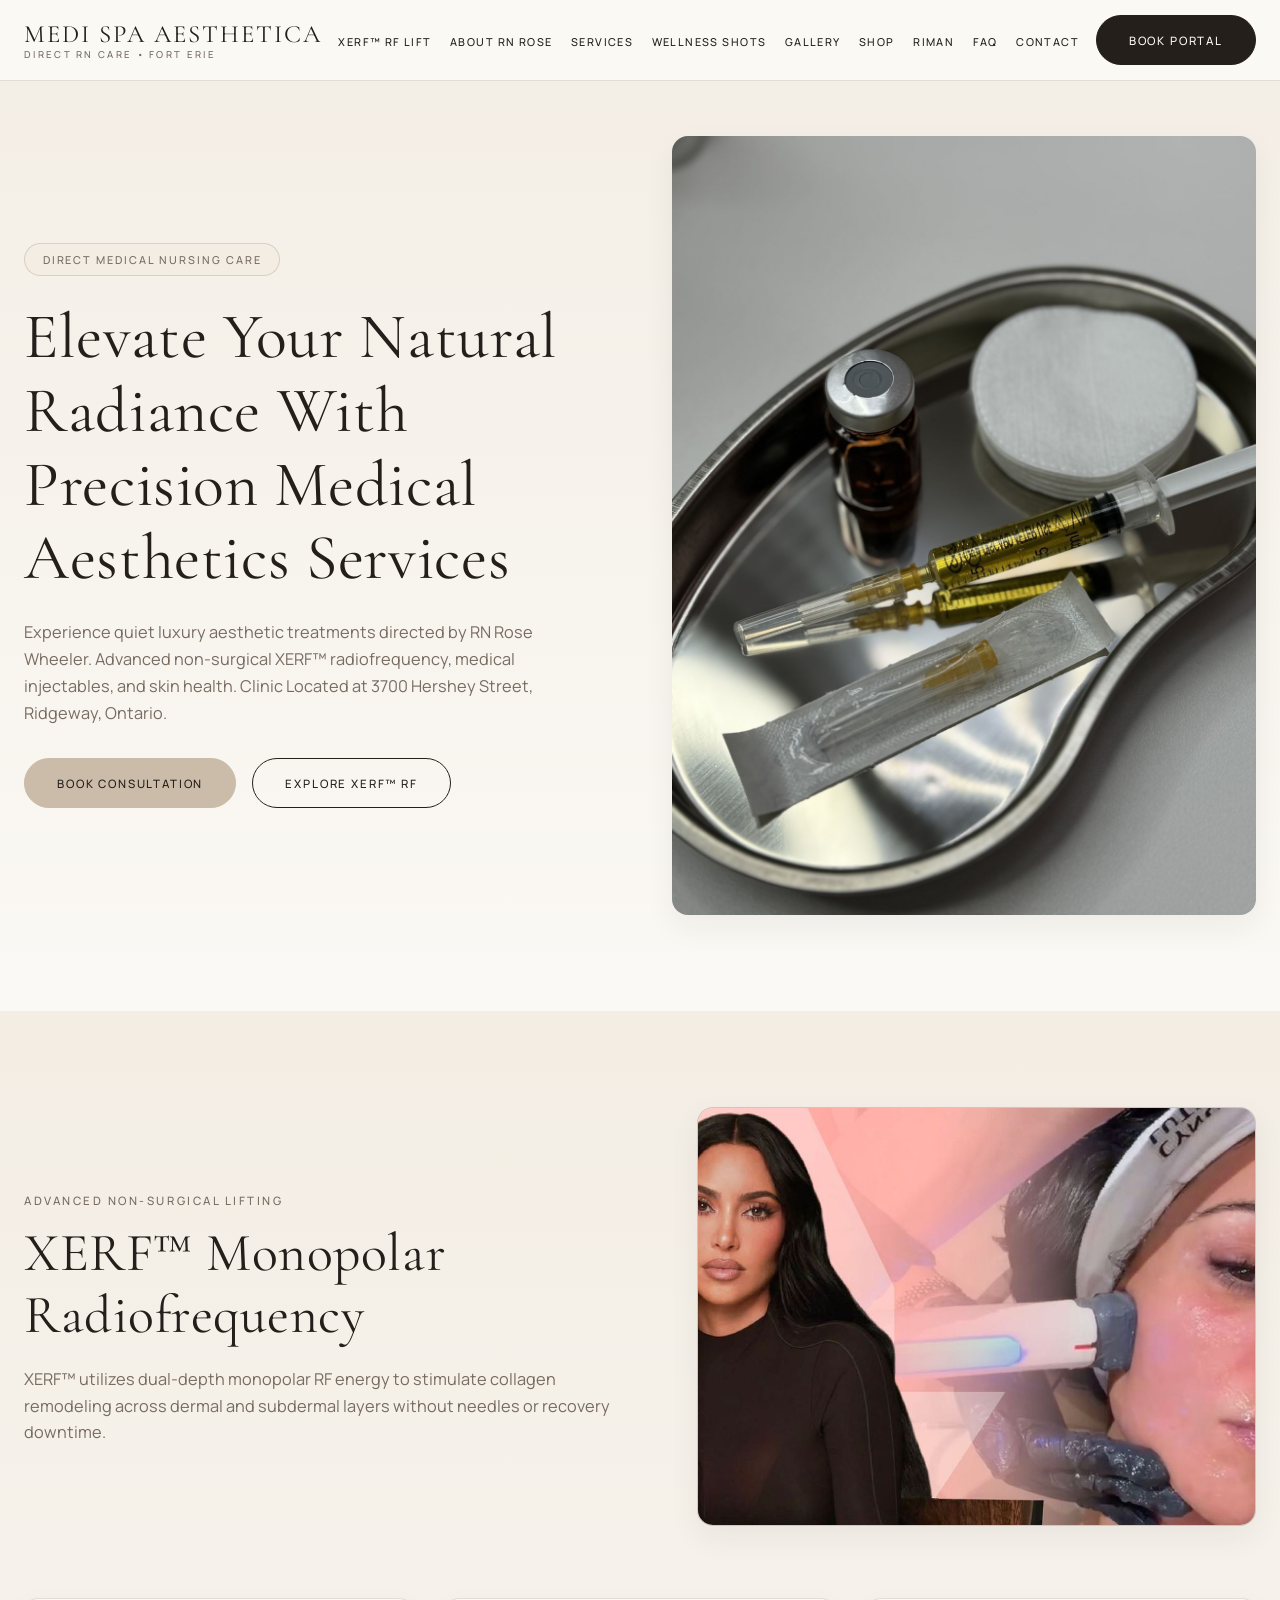
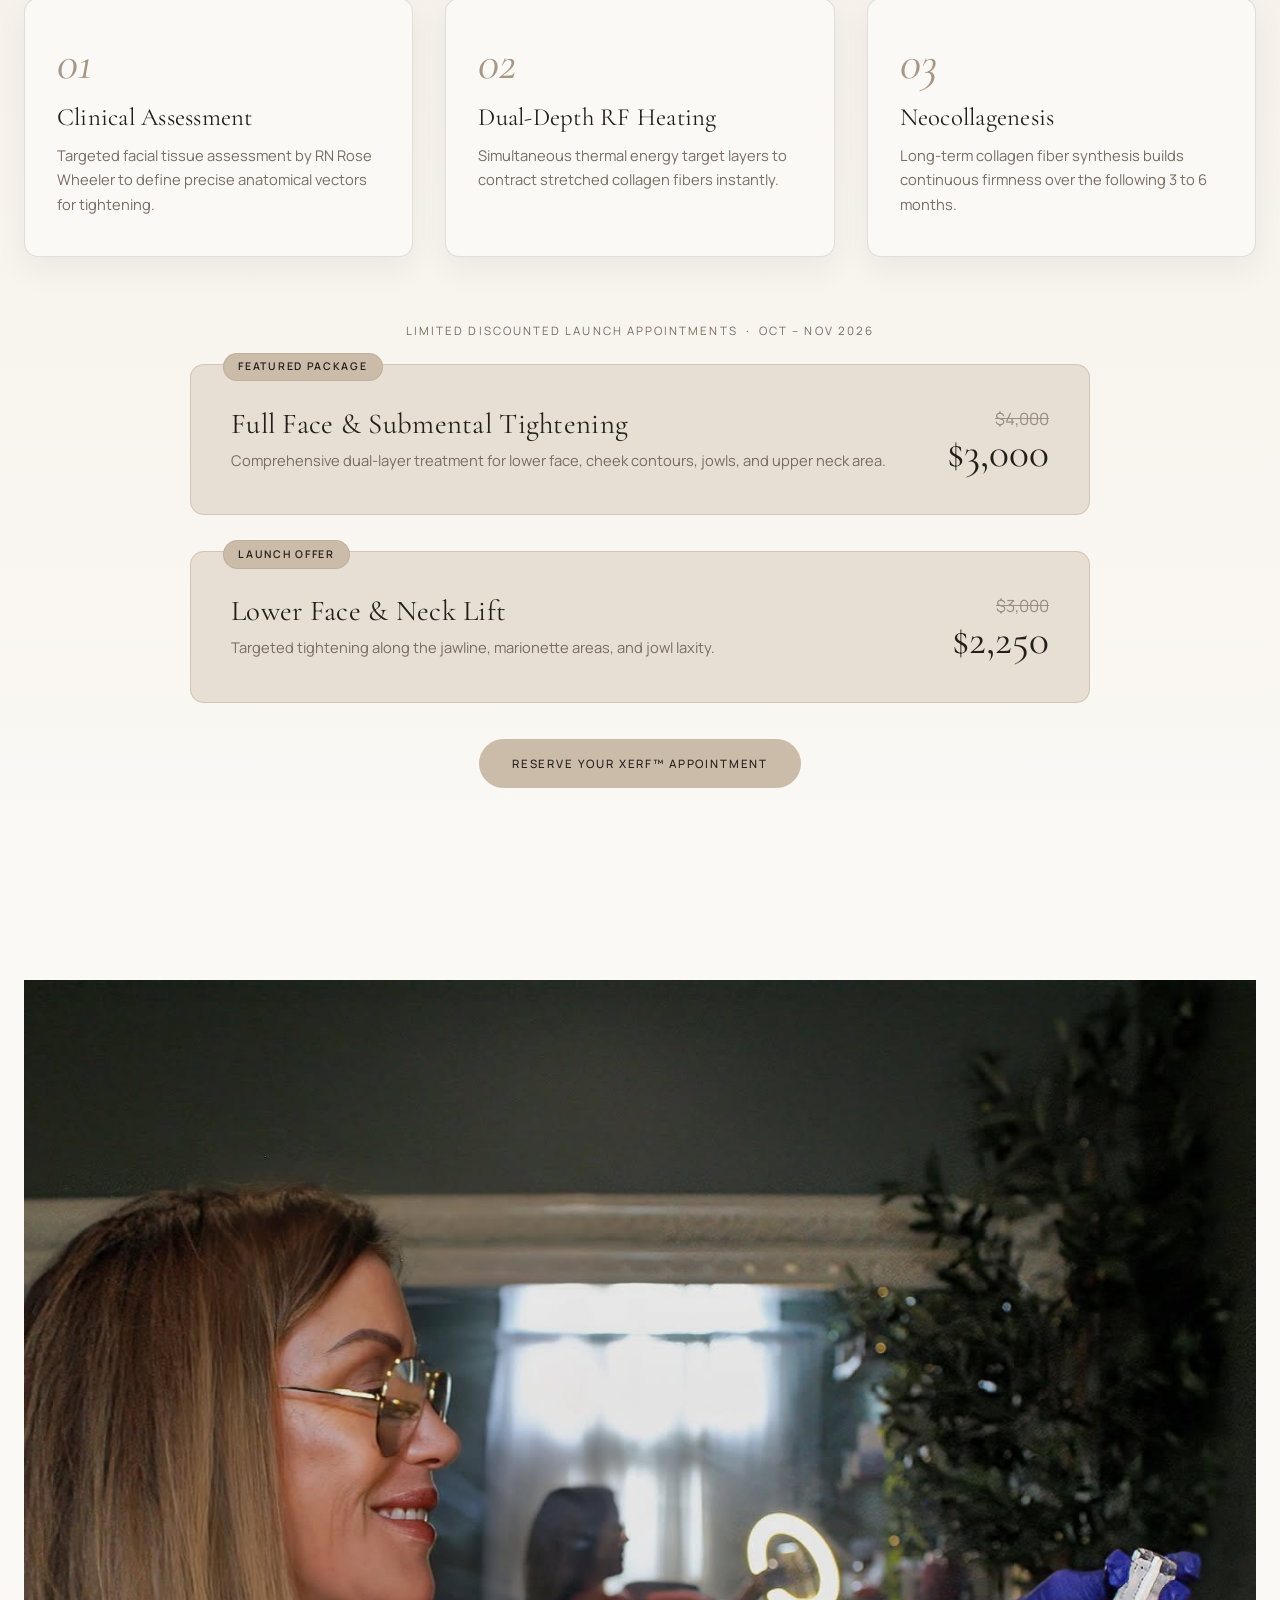
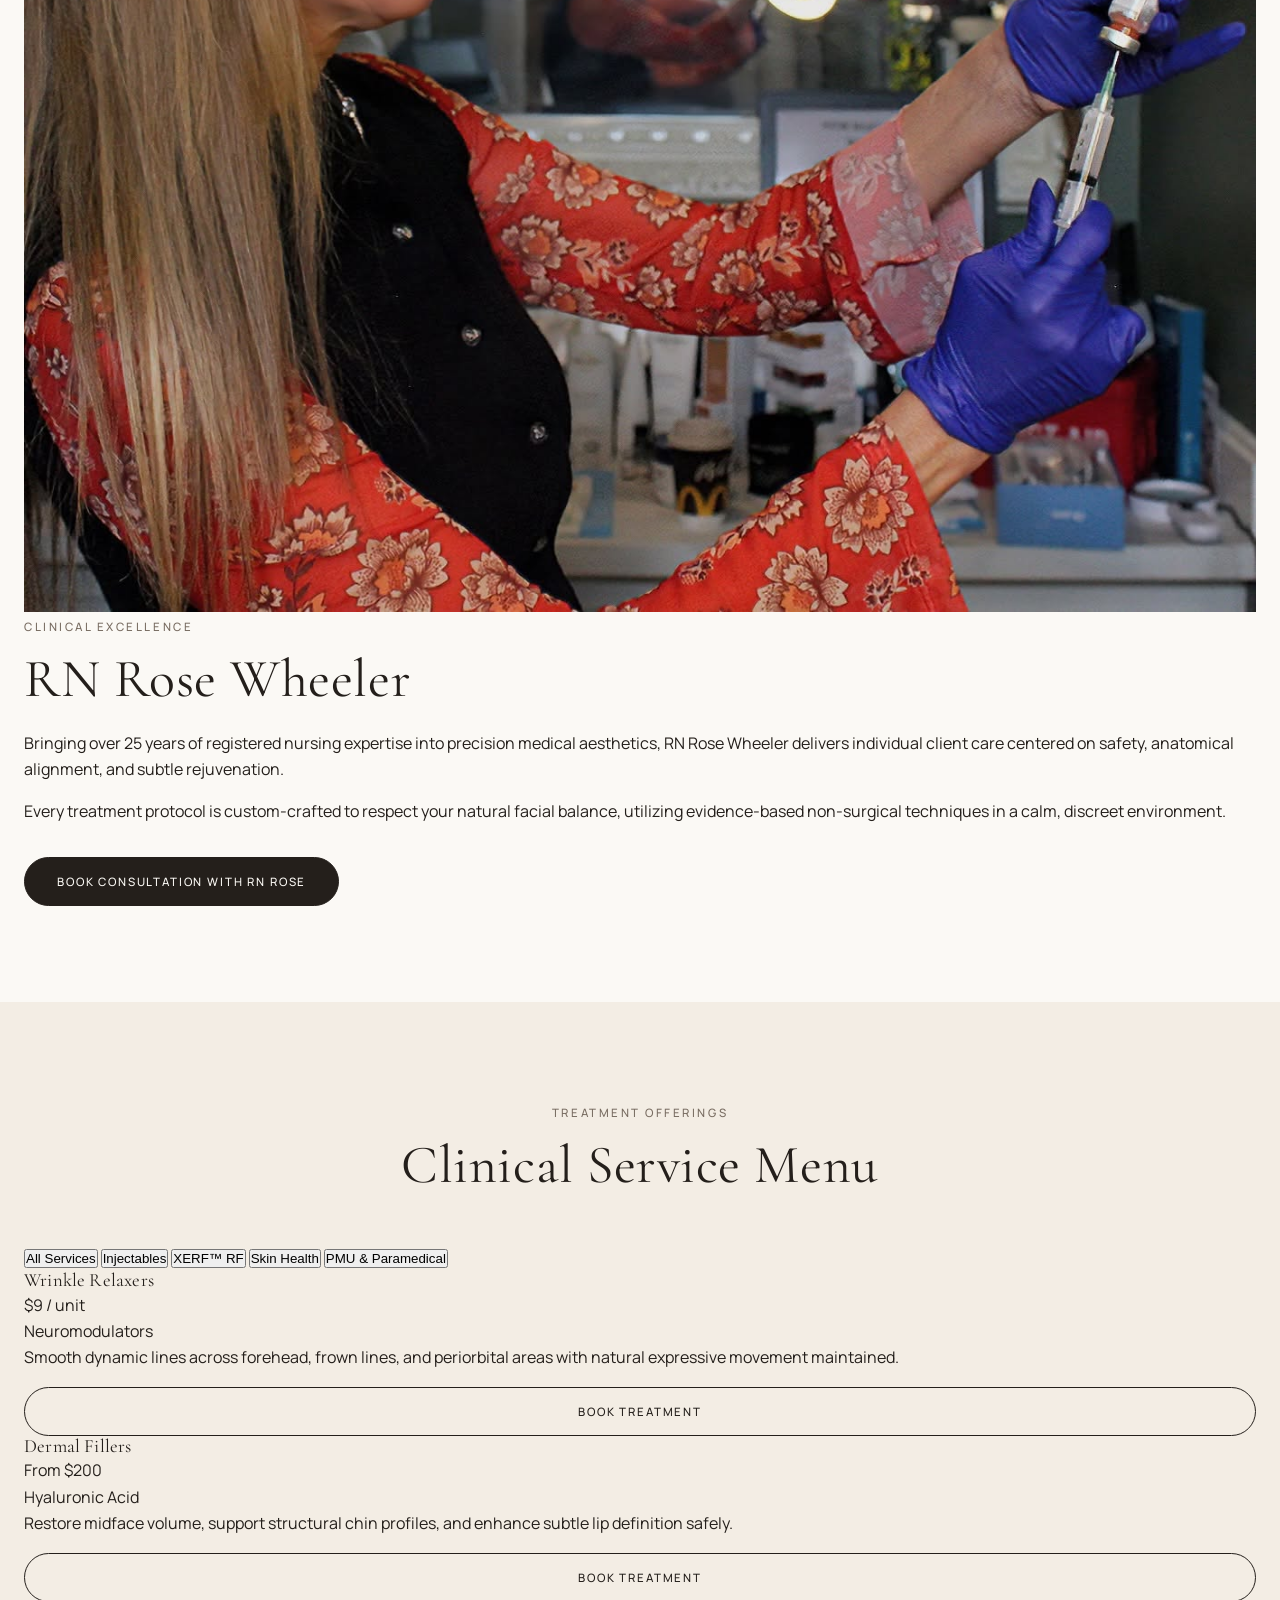
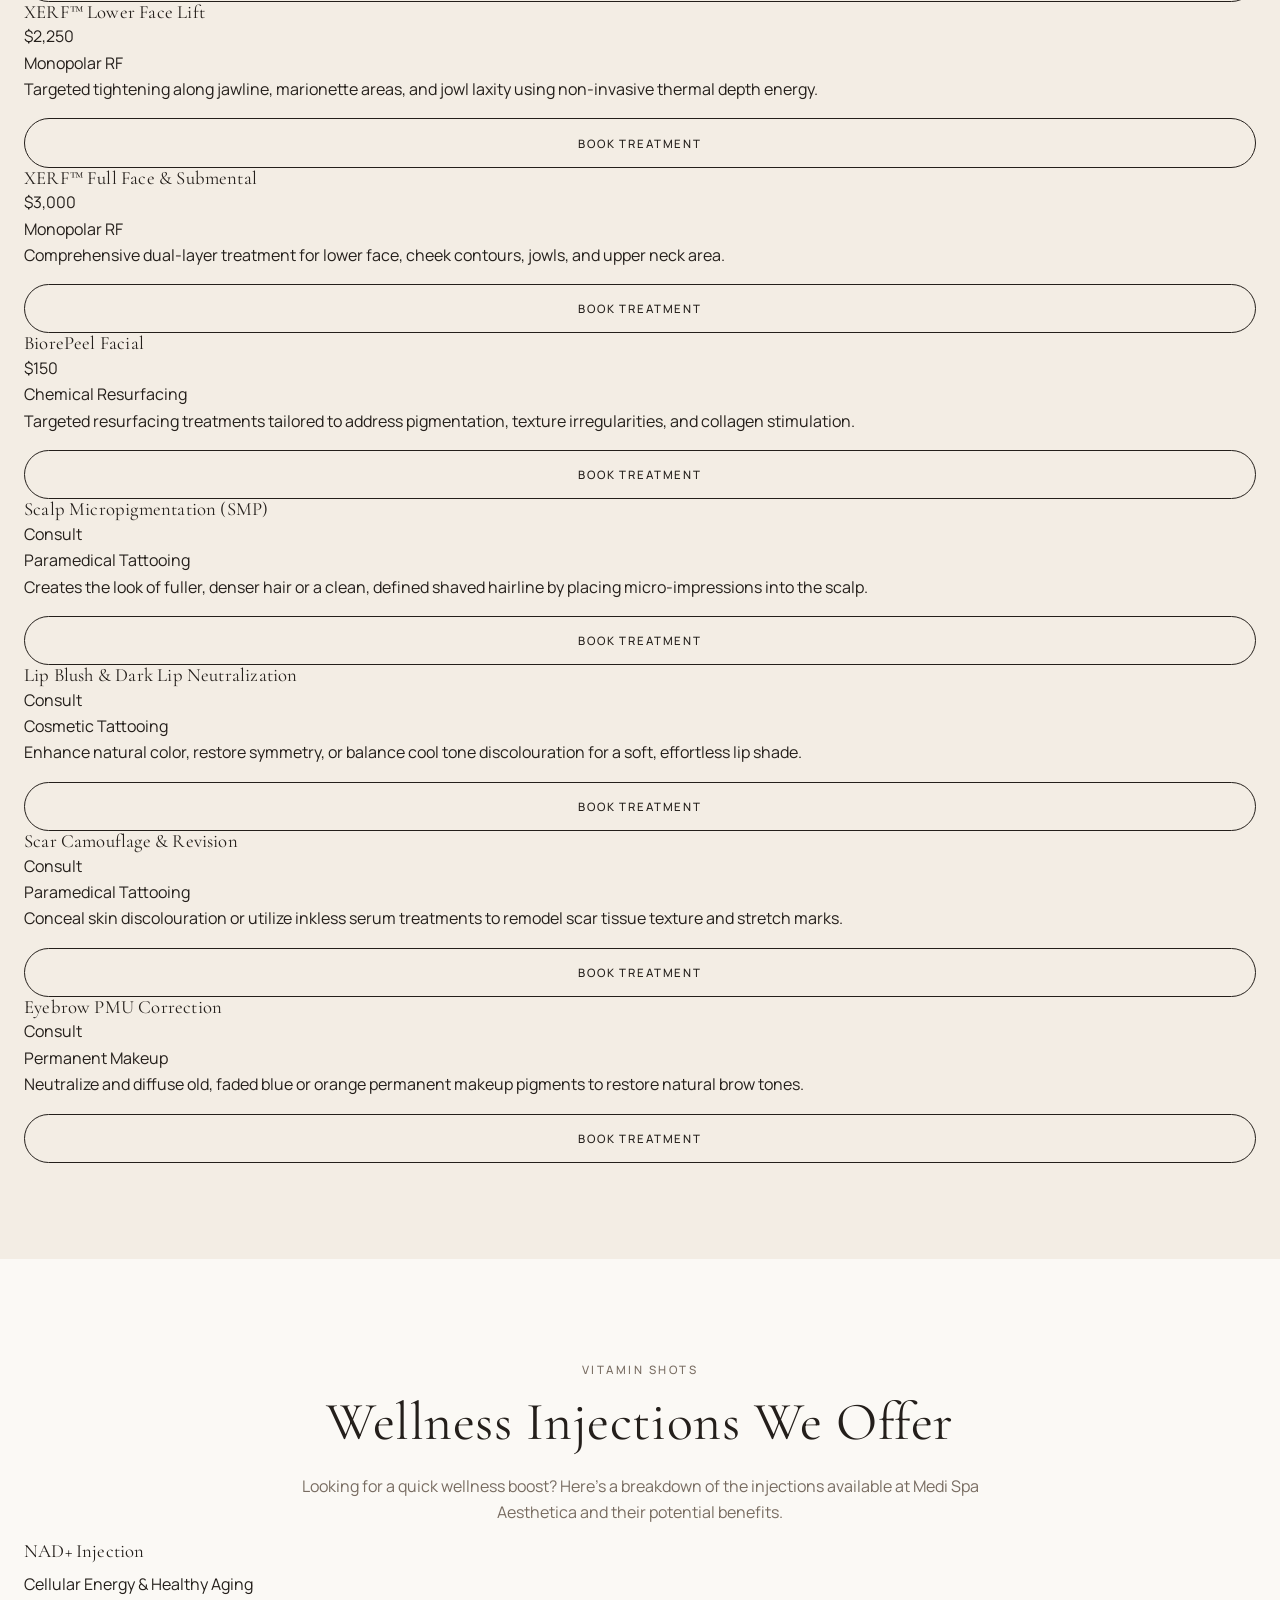
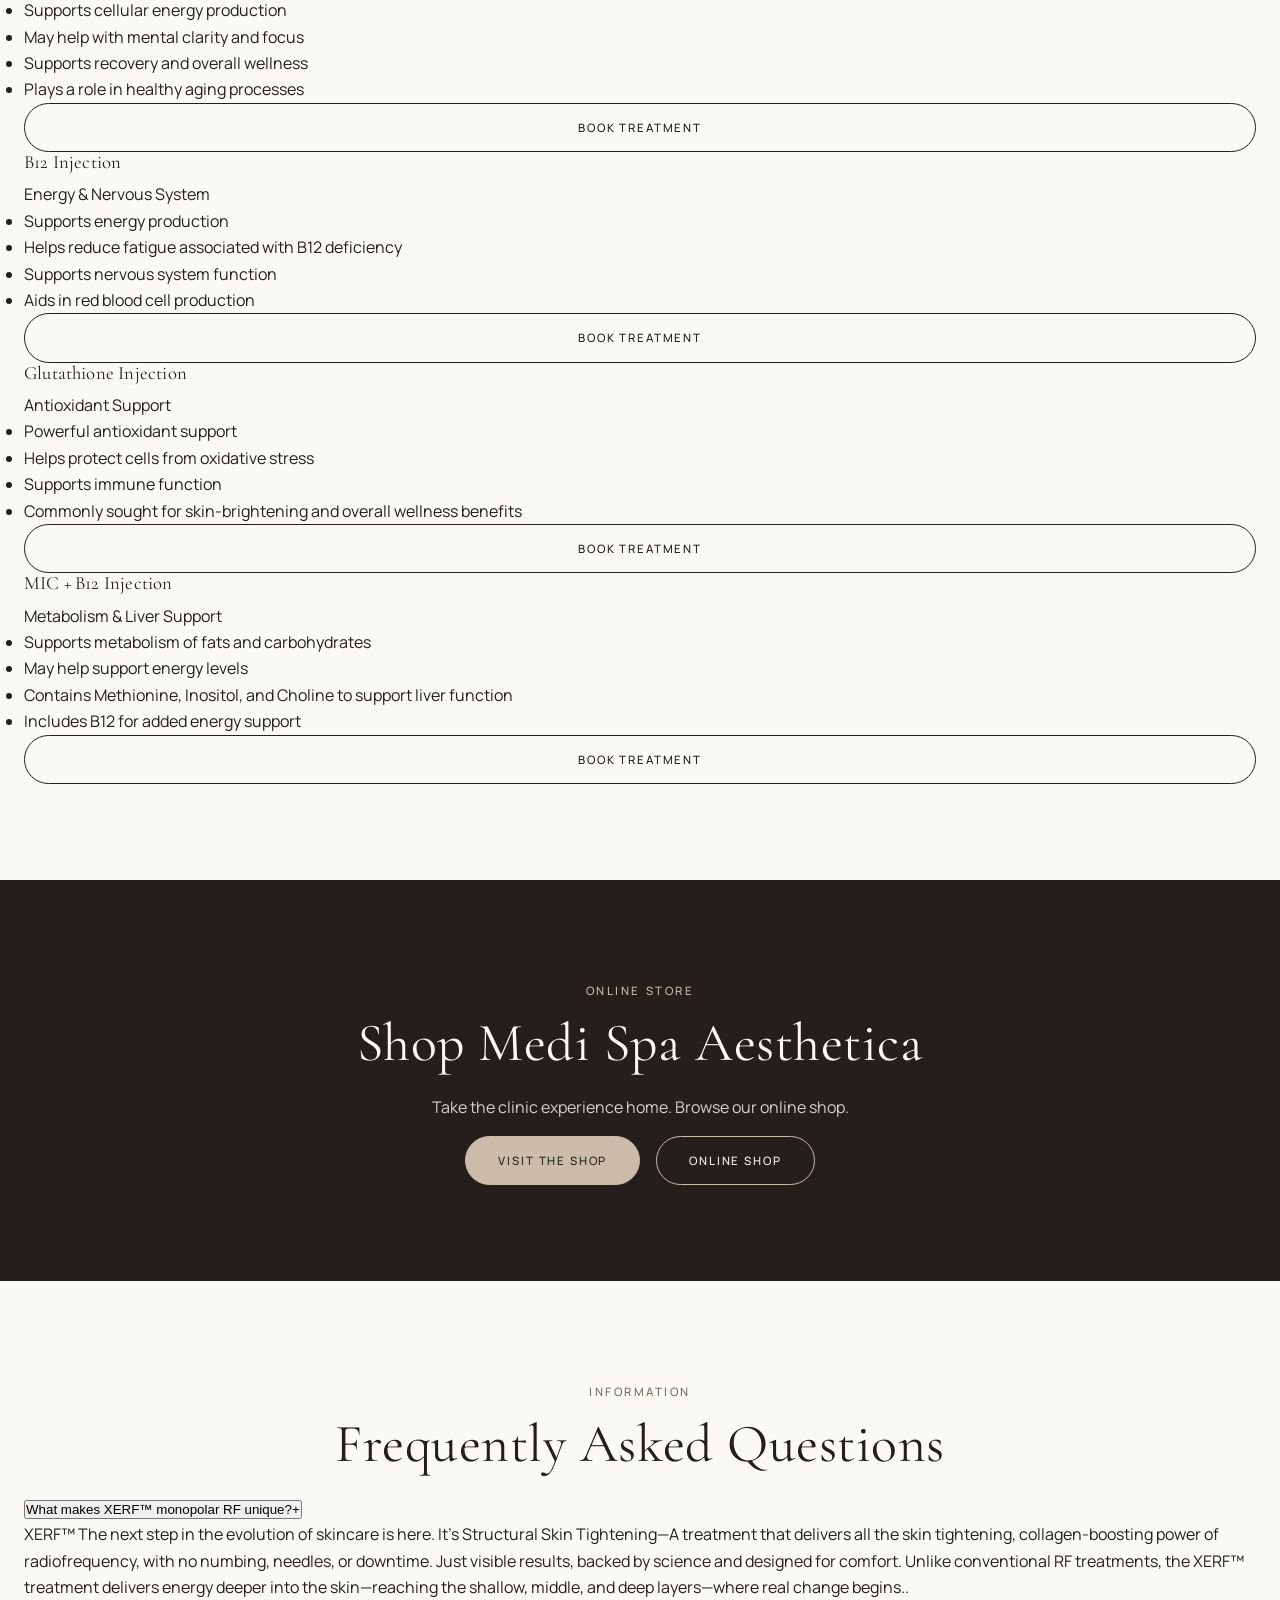
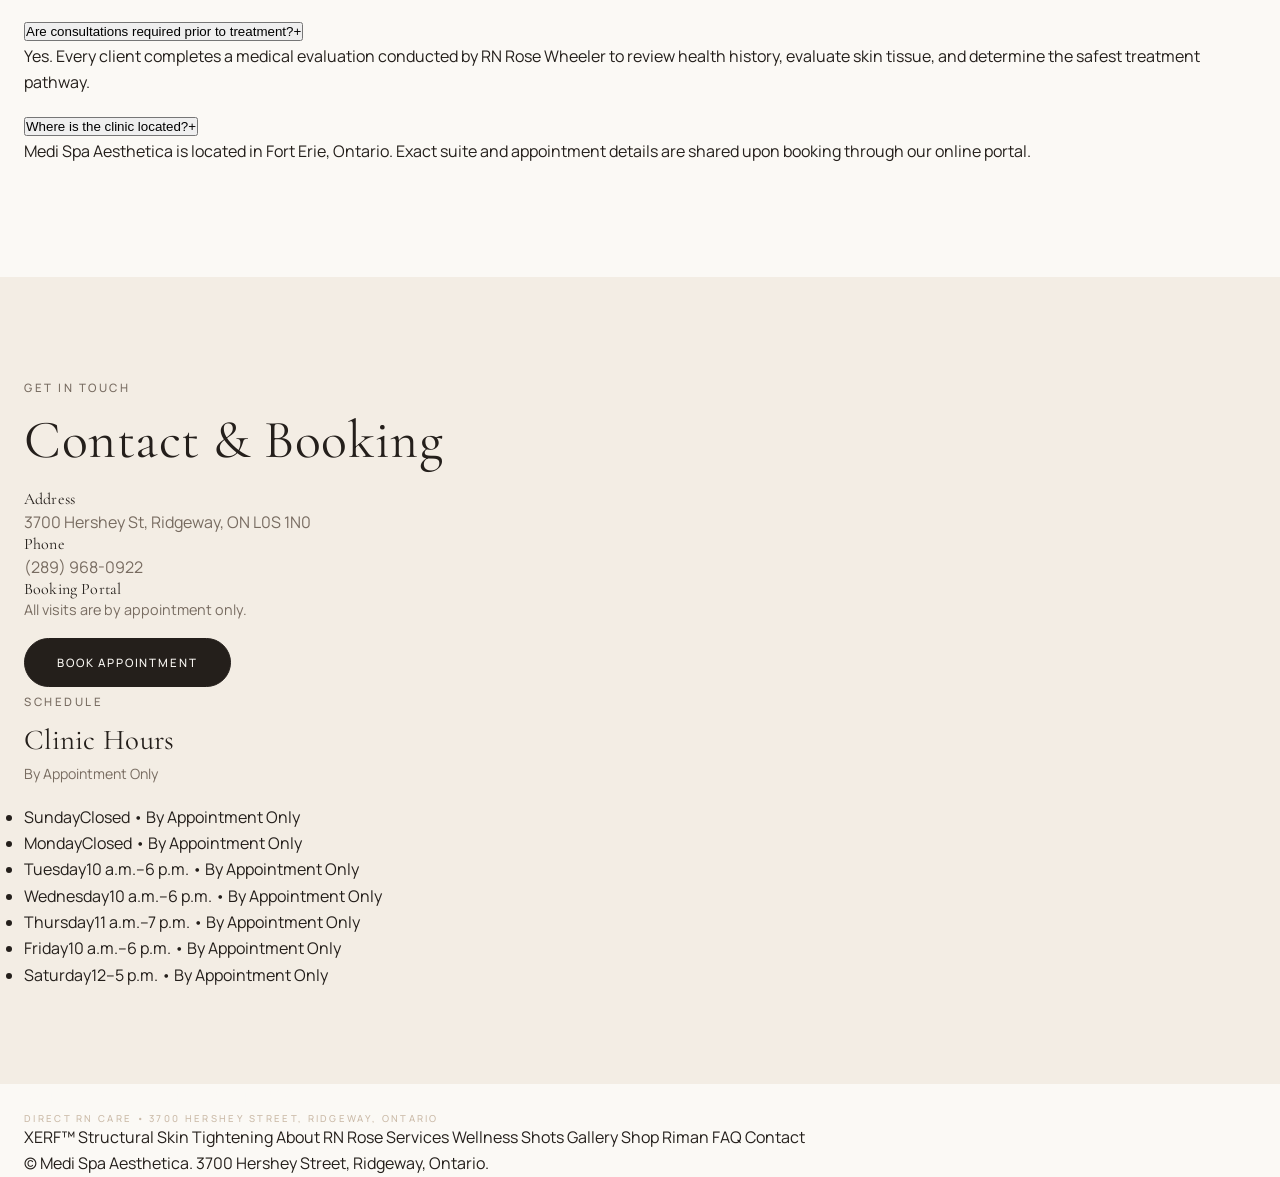
<file: index.html>
<!DOCTYPE html>
<html lang="en">
<head>
	<meta charset="UTF-8">
	<meta name="viewport" content="width=device-width, initial-scale=1.0">
	<title>Medi Spa Aesthetica | Medical &amp; Clinical Aesthetics | 3700 Hershey Street, Ridgeway, Ontario</title>
	<meta name="description" content="Direct medical care by RN Rose Wheeler. Premier non-surgical XERF monopolar RF skin tightening, dermal fillers, neuromodulators, microneedling, and cellular wellness in Fort Erie, Ontario.">
	<link rel="preconnect" href="https://fonts.googleapis.com">
	<link rel="preconnect" href="https://fonts.gstatic.com" crossorigin>
	<link href="https://fonts.googleapis.com/css2?family=Cormorant+Garamond:ital,wght@0,300;0,400;0,500;0,600;1,300;1,400&family=Manrope:wght@300;400;500;600&display=swap" rel="stylesheet">
	<style>
		:root {
			--ivory: #fbf9f5;
			--travertine: #f3ede4;
			--sand: #e7dfd3;
			--taupe-pill: #cbbba9;
			--taupe-mid: #a89684;
			--taupe-text: #786c61;
			--espresso: #241f1b;
			--espresso-soft: #3d352e;
			--border-light: rgba(36, 31, 27, 0.12);
			--border-taupe: rgba(168, 150, 132, 0.35);
			--shadow-soft: 0 12px 32px rgba(36, 31, 27, 0.06);
			--transition-smooth: all 0.35s cubic-bezier(0.25, 0.8, 0.25, 1);
			--font-serif: 'Cormorant Garamond', Georgia, serif;
			--font-sans: 'Manrope', -apple-system, BlinkMacSystemFont, sans-serif;
			--header-h: 80px;
		}
		*, *::before, *::after { box-sizing: border-box; margin: 0; padding: 0; }
		html { scroll-behavior: smooth; font-size: 16px; scroll-padding-top: var(--header-h); }
		body { font-family: var(--font-sans); background-color: var(--ivory); color: var(--espresso); line-height: 1.65; -webkit-font-smoothing: antialiased; overflow-x: hidden; }
		h1,h2,h3,h4,h5,h6 { font-family: var(--font-serif); font-weight: 400; letter-spacing: 0.01em; line-height: 1.15; color: var(--espresso); }
		p { margin-bottom: 1rem; }
		a { color: inherit; text-decoration: none; transition: var(--transition-smooth); }
		img { max-width: 100%; height: auto; display: block; }
		.container { width: 100%; max-width: 1280px; margin: 0 auto; padding: 0 1.5rem; }
		.section-padding { padding: 6rem 0; }
		.text-center { text-align: center; } .text-left { text-align: left; } .text-right { text-align: right; }
		.section-subtitle { display: inline-block; font-family: var(--font-sans); font-size: 0.72rem; font-weight: 500; text-transform: uppercase; letter-spacing: 0.22em; color: var(--taupe-text); margin-bottom: 0.75rem; }
		.section-title { font-size: clamp(2.3rem, 4.2vw, 3.4rem); color: var(--espresso); margin-bottom: 1.25rem; }

		/* EDITORIAL BUTTONS MATCHING REFERENCE SCREENSHOTS */
		.btn { display: inline-flex; align-items: center; justify-content: center; padding: 0.88rem 2rem; font-family: var(--font-sans); font-size: 0.72rem; font-weight: 500; text-transform: uppercase; letter-spacing: 0.16em; border: 1px solid transparent; cursor: pointer; transition: var(--transition-smooth); border-radius: 999px; }
		.btn-primary { background-color: var(--espresso); color: var(--ivory); border-color: var(--espresso); }
		.btn-primary:hover { background-color: var(--espresso-soft); border-color: var(--espresso-soft); }
		.btn-gold { background-color: var(--taupe-pill); color: var(--espresso); border-color: var(--taupe-pill); }
		.btn-gold:hover { background-color: var(--taupe-mid); border-color: var(--taupe-mid); color: var(--ivory); }
		.btn-outline { background-color: transparent; color: var(--espresso); border-color: var(--espresso); }
		.btn-outline:hover { background-color: var(--espresso); color: var(--ivory); }

		/* HEADER & NAV */
		header { position: fixed; top: 0; left: 0; width: 100%; z-index: 1000; background-color: rgba(251, 249, 245, 0.96); backdrop-filter: blur(10px); border-bottom: 1px solid var(--border-light); }
		.header-container { display: flex; align-items: center; justify-content: space-between; gap: 1rem; height: var(--header-h); }
		.logo-text { font-family: var(--font-serif); font-size: 1.55rem; font-weight: 400; letter-spacing: 0.08em; color: var(--espresso); display: flex; flex-direction: column; white-space: nowrap; line-height: 1.15; }
		.logo-text span { font-family: var(--font-sans); font-size: 0.6rem; font-weight: 500; letter-spacing: 0.24em; color: var(--taupe-text); text-transform: uppercase; }
		nav ul { display: flex; list-style: none; gap: 1.15rem; align-items: center; }
		nav a { font-size: 0.68rem; font-weight: 500; text-transform: uppercase; letter-spacing: 0.13em; color: var(--espresso); white-space: nowrap; }
		nav a:hover, nav a.active { color: var(--taupe-text); }
		.nav-book { display: none; }
		.hamburger-btn { display: none; flex-direction: column; justify-content: space-between; width: 44px; height: 44px; padding: 13px 8px; background: none; border: none; cursor: pointer; flex-shrink: 0; }
		.hamburger-btn span { width: 100%; height: 1.5px; background-color: var(--espresso); transition: var(--transition-smooth); }
		.hamburger-btn.open span:nth-child(1) { transform: translateY(8px) rotate(45deg); }
		.hamburger-btn.open span:nth-child(2) { opacity: 0; }
		.hamburger-btn.open span:nth-child(3) { transform: translateY(-8px) rotate(-45deg); }

		/* HERO */
		.hero { padding-top: 136px; padding-bottom: 6rem; background: linear-gradient(180deg, var(--travertine) 0%, var(--ivory) 100%); position: relative; }
		.hero-grid { display: grid; grid-template-columns: 1fr 1fr; gap: 4rem; align-items: center; }
		.hero-badge { display: inline-block; padding: 0.42rem 1.1rem; background-color: var(--travertine); border: 1px solid var(--border-taupe); border-radius: 999px; font-size: 0.68rem; font-weight: 500; letter-spacing: 0.18em; color: var(--taupe-text); text-transform: uppercase; margin-bottom: 1.5rem; }
		.hero-title { font-size: clamp(2.6rem, 5vw, 4.35rem); margin-bottom: 1.5rem; color: var(--espresso); }
		.hero-desc { font-size: 1.02rem; color: var(--taupe-text); margin-bottom: 2rem; max-width: 540px; }
		.hero-actions { display: flex; gap: 1rem; flex-wrap: wrap; }
		.hero-img { width: 100%; border-radius: 16px; box-shadow: var(--shadow-soft); }

		/* XERF (WARM TRAVERTINE & SAND EDITORIAL) */
		.xerf-section { background: linear-gradient(180deg, var(--travertine) 0%, var(--ivory) 100%); color: var(--espresso); }
		.xerf-split-top { display: grid; grid-template-columns: 1.05fr 0.95fr; gap: 3.5rem; align-items: center; margin-bottom: 4.5rem; }
		.xerf-visual-frame { overflow: hidden; border-radius: 16px; background-color: var(--sand); border: 1px solid var(--border-light); box-shadow: var(--shadow-soft); aspect-ratio: 4 / 3; }
		.xerf-visual-frame img { width: 100%; height: 100%; object-fit: cover; transition: transform 0.8s var(--transition-smooth); }
		.xerf-visual-frame:hover img { transform: scale(1.03); }
		.xerf-steps-grid { display: grid; grid-template-columns: repeat(auto-fit, minmax(280px, 1fr)); gap: 2rem; margin-bottom: 4rem; }
		.xerf-step-card { background-color: var(--ivory); padding: 2.5rem 2rem; border: 1px solid var(--border-light); border-radius: 14px; position: relative; box-shadow: var(--shadow-soft); }
		.xerf-step-num { font-family: var(--font-serif); font-size: 3rem; font-style: italic; color: var(--taupe-mid); line-height: 1; margin-bottom: 1rem; }
		.xerf-step-title { font-size: 1.55rem; margin-bottom: 0.75rem; color: var(--espresso); }
		.xerf-promo-card { background-color: var(--sand); border: 1px solid var(--border-taupe); border-radius: 14px; padding: 2.5rem; margin-bottom: 2.25rem; display: flex; align-items: center; justify-content: space-between; gap: 2rem; position: relative; }
		.xerf-badge { position: absolute; top: -12px; left: 2rem; background-color: var(--taupe-pill); color: var(--espresso); font-size: 0.66rem; font-weight: 600; text-transform: uppercase; letter-spacing: 0.16em; padding: 0.28rem 0.9rem; border-radius: 999px; border: 1px solid var(--border-taupe); }
		.xerf-price-was { font-size: 1.05rem; text-decoration: line-through; color: var(--taupe-text); opacity: 0.7; text-align: right; }
		.xerf-price-value { font-family: var(--font-serif); font-size: 2.6rem; color: var(--espresso); line-height: 1; }
		.xerf-note { text-align: center; font-size: 0.72rem; letter-spacing: 0.18em; text-transform: uppercase; color: var(--taupe-text); margin-bottom: 1.5rem; }

		@media (max-width: 992px) {
			.xerf-split-top { grid-template-columns: 1fr; gap: 2.5rem; }

		/* ABOUT & SERVICES */
		.about-grid { display: grid; grid-template-columns: 1fr 1fr; gap: 4rem; align-items: center; }
		.about-img { width: 100%; border-radius: 16px; box-shadow: var(--shadow-soft); }
		.menu-tabs { display: flex; justify-content: center; gap: 0.75rem; margin-bottom: 3rem; flex-wrap: wrap; }
		.tab-btn { padding: 0.7rem 1.45rem; background: var(--ivory); border: 1px solid var(--border-taupe); border-radius: 999px; font-family: var(--font-sans); font-size: 0.72rem; font-weight: 500; text-transform: uppercase; letter-spacing: 0.14em; color: var(--espresso); cursor: pointer; transition: var(--transition-smooth); }
		.tab-btn.active, .tab-btn:hover { background-color: var(--espresso); color: var(--ivory); border-color: var(--espresso); }
		.services-grid { display: grid; grid-template-columns: repeat(auto-fill, minmax(min(350px,100%), 1fr)); gap: 2rem; }
		.service-card { background-color: var(--ivory); border: 1px solid var(--border-light); border-radius: 12px; padding: 2rem; display: flex; flex-direction: column; justify-content: space-between; transition: var(--transition-smooth); }
		.service-card:hover { box-shadow: var(--shadow-soft); border-color: var(--taupe-pill); }
		.service-header { display: flex; justify-content: space-between; align-items: flex-start; gap: 1rem; margin-bottom: 0.75rem; }
		.service-title { font-size: 1.55rem; color: var(--espresso); }
		.service-price { font-family: var(--font-serif); font-size: 1.45rem; color: var(--taupe-text); font-weight: 500; white-space: nowrap; }
		.service-meta { font-size: 0.7rem; text-transform: uppercase; letter-spacing: 0.14em; color: var(--taupe-text); margin-bottom: 1rem; }
		.service-description { font-size: 0.92rem; color: var(--taupe-text); margin-bottom: 1.5rem; }

		/* WELLNESS, SHOP & FAQ */
		.wellness-grid { display: grid; grid-template-columns: repeat(auto-fit, minmax(min(300px,100%), 1fr)); gap: 2rem; margin-top: 3rem; }
		.wellness-card { background-color: var(--travertine); border: 1px solid var(--border-light); border-radius: 12px; padding: 2rem; display: flex; flex-direction: column; justify-content: space-between; }
		.wellness-benefits { list-style: none; margin: 1rem 0 1.5rem 0; }
		.wellness-benefits li { font-size: 0.88rem; color: var(--taupe-text); margin-bottom: 0.5rem; position: relative; padding-left: 1.25rem; }
		.wellness-benefits li::before { content: "—"; position: absolute; left: 0; color: var(--taupe-mid); }
		.faq-accordion { max-width: 800px; margin: 3rem auto 0 auto; }
		.faq-item { border-bottom: 1px solid var(--border-light); }
		.faq-question { width: 100%; padding: 1.5rem 0; background: none; border: none; text-align: left; font-family: var(--font-serif); font-size: 1.45rem; color: var(--espresso); cursor: pointer; display: flex; justify-content: space-between; align-items: center; gap: 1rem; }
		.faq-answer { max-height: 0; overflow: hidden; transition: max-height 0.35s cubic-bezier(0,1,0,1); }
		.faq-item.active .faq-answer { max-height: 1000px; padding-bottom: 1.5rem; transition: max-height 0.5s ease-in-out; }
		.faq-answer p { font-size: 0.95rem; color: var(--taupe-text); }
		.shop-hero { padding-top: 150px; padding-bottom: 5rem; background: linear-gradient(135deg, var(--travertine) 0%, var(--sand) 100%); text-align: center; }
		.shop-hero p { max-width: 620px; margin: 0 auto 2rem auto; color: var(--taupe-text); font-size: 1.1rem; }

		/* CONTACT & FOOTER */
		.contact-grid { display: grid; grid-template-columns: 1fr 1fr; gap: 4rem; }
		.info-group { margin-bottom: 2rem; }
		.info-group h4 { font-size: 1.3rem; margin-bottom: 0.5rem; }
		.hours-list { list-style: none; }
		.hours-list li { display: flex; justify-content: space-between; gap: 1rem; padding: 0.4rem 0; border-bottom: 1px dashed var(--border-light); font-size: 0.85rem; }
		footer { background-color: var(--espresso); color: var(--ivory); padding: 4rem 0 2rem 0; border-top: 1px solid rgba(203, 187, 169, 0.25); }
		.footer-wrapper { display: flex; justify-content: space-between; align-items: center; flex-wrap: wrap; gap: 2rem; border-bottom: 1px solid rgba(251, 249, 245, 0.12); padding-bottom: 2rem; margin-bottom: 2rem; }
		.footer-links { display: flex; gap: 1.5rem; flex-wrap: wrap; }
		.footer-links a { font-size: 0.72rem; letter-spacing: 0.14em; text-transform: uppercase; color: var(--taupe-pill); }
		.footer-links a:hover { color: var(--ivory); }
		.footer-copyright { font-size: 0.8rem; color: var(--taupe-pill); opacity: 0.75; text-align: center; width: 100%; }

		/* RESPONSIVE */
		@media (min-width: 1281px) { .header-book { display: inline-flex; } }
		@media (max-width: 1280px) {
			.header-book { display: none; }
			.hamburger-btn { display: flex; }
			nav { position: absolute; top: var(--header-h); left: 0; width: 100%; background-color: var(--ivory); padding: 0.5rem 1.5rem 1.5rem; border-bottom: 1px solid var(--border-light); box-shadow: var(--shadow-soft); display: none; max-height: calc(100vh - var(--header-h)); overflow-y: auto; }
			nav.open { display: block; }
			nav ul { flex-direction: column; align-items: stretch; gap: 0; }
			nav li a { display: block; padding: 1.05rem 0; font-size: 0.85rem; border-bottom: 1px solid var(--border-light); }
			.nav-book { display: block; margin-top: 1.25rem; }
			.nav-book a { border-bottom: none !important; padding: 0.95rem 1rem !important; text-align: center; }
		}
		@media (max-width: 992px) {
			.hero-grid, .about-grid, .contact-grid { grid-template-columns: 1fr; gap: 2.5rem; }
			.xerf-promo-card { flex-direction: column; text-align: center; }
			.xerf-price-was { text-align: center; }
		}
		@media (max-width: 600px) {
			:root { --header-h: 68px; }
			.logo-text { font-size: clamp(1rem, 4.6vw, 1.25rem); letter-spacing: 0.05em; }
			.logo-text span { font-size: 0.55rem; letter-spacing: 0.16em; }
			.section-padding { padding: 4rem 0; }
			.hero { padding-top: 108px; padding-bottom: 3.5rem; }
			.shop-hero { padding-top: 120px; }
			.hero-actions .btn { width: 100%; }
			.xerf-promo-card { padding: 2rem 1.25rem; }
			.service-card, .wellness-card { padding: 1.5rem; }
			.tab-btn { padding: 0.65rem 1rem; font-size: 0.7rem; }
			.faq-question { font-size: 1.2rem; }
			.hours-list li { font-size: 0.8rem; }
		}
	</style>
</head>
<body>

	<header>
		<div class="container header-container">
			<a href="#" class="logo-text">
				MEDI SPA AESTHETICA
				<span>Direct RN Care &bull; Fort Erie</span>
			</a>
			<button class="hamburger-btn" id="hamburgerBtn" onclick="toggleNav()" aria-label="Toggle menu" aria-expanded="false" aria-controls="mainNav">
				<span></span><span></span><span></span>
			</button>
			<nav id="mainNav">
				<ul>
					<li><a href="#xerf" onclick="closeNav()">XERF&trade; RF Lift</a></li>
					<li><a href="#about" onclick="closeNav()">About RN Rose</a></li>
					<li><a href="#services" onclick="closeNav()">Services</a></li>
					<li><a href="#wellness" onclick="closeNav()">Wellness Shots</a></li>
					<li><a href="gallery.html" onclick="closeNav()">Gallery</a></li>
					<li><a href="shop.html" onclick="closeNav()">Shop</a></li>
					<li><a href="https://riman.com/medispa/en-ca" target="_blank" rel="noopener sponsored" onclick="closeNav()">Riman</a></li>
					<li><a href="#faq" onclick="closeNav()">FAQ</a></li>
					<li><a href="#contact" onclick="closeNav()">Contact</a></li>
					<li class="nav-book"><a href="https://lush-studio-104295.square.site/" target="_blank" rel="noopener" class="btn btn-primary">Book Portal</a></li>
				</ul>
			</nav>
			<a href="https://lush-studio-104295.square.site/" target="_blank" rel="noopener" class="btn btn-primary header-book">Book Portal</a>
		</div>
	</header>

	<!-- Hero -->
	<section class="hero">
		<div class="container hero-grid">
			<div>
				<span class="hero-badge">Direct Medical Nursing Care</span>
				<h1 class="hero-title">Elevate Your Natural Radiance With Precision Medical Aesthetics Services</h1>
				<p class="hero-desc">Experience quiet luxury aesthetic treatments directed by RN Rose Wheeler. Advanced non-surgical XERF&trade; radiofrequency, medical injectables, and skin health. Clinic Located at 3700 Hershey Street, Ridgeway, Ontario.</p>
				<div class="hero-actions">
					<a href="https://lush-studio-104295.square.site/" target="_blank" rel="noopener" class="btn btn-gold">Book Consultation</a>
					<a href="#xerf" class="btn btn-outline">Explore XERF&trade; RF</a>
				</div>
			</div>
			<div>
				<img src="aestheticplate.jpg" alt="Medi Spa Aesthetica" class="hero-img" onerror="this.src='https://via.placeholder.com/600x600?text=Medi+Spa+Aesthetica'">
			</div>
		</div>
	</section>
	<!-- XERF -->
	<section id="xerf" class="section-padding xerf-section">
		<div class="container">
			<div class="xerf-split-top">
				<div>
					<span class="section-subtitle">Advanced Non-Surgical Lifting</span>
					<h2 class="section-title">XERF&trade; Monopolar Radiofrequency</h2>
					<p style="color: var(--taupe-text); font-size: 1.02rem; margin-bottom: 0;">XERF&trade; utilizes dual-depth monopolar RF energy to stimulate collagen remodeling across dermal and subdermal layers without needles or recovery downtime.</p>
				</div>
				<div class="xerf-visual-frame">
					<img src="202602270537-main.cropped_1772145453.jpg" alt="XERF Monopolar Radiofrequency at Medi Spa Aesthetica" onerror="this.style.display='none'">
				</div>
			</div>

			<div class="xerf-steps-grid">
				<div class="xerf-step-card">
					<div class="xerf-step-num">01</div>
					<h3 class="xerf-step-title">Clinical Assessment</h3>
					<p style="color: var(--taupe-text); font-size: 0.92rem; margin-bottom: 0;">Targeted facial tissue assessment by RN Rose Wheeler to define precise anatomical vectors for tightening.</p>
				</div>
				<div class="xerf-step-card">
					<div class="xerf-step-num">02</div>
					<h3 class="xerf-step-title">Dual-Depth RF Heating</h3>
					<p style="color: var(--taupe-text); font-size: 0.92rem; margin-bottom: 0;">Simultaneous thermal energy target layers to contract stretched collagen fibers instantly.</p>
				</div>
				<div class="xerf-step-card">
					<div class="xerf-step-num">03</div>
					<h3 class="xerf-step-title">Neocollagenesis</h3>
					<p style="color: var(--taupe-text); font-size: 0.92rem; margin-bottom: 0;">Long-term collagen fiber synthesis builds continuous firmness over the following 3 to 6 months.</p>
				</div>
			</div>

			<div style="max-width: 900px; margin: 0 auto;">
				<p class="xerf-note">Limited discounted launch appointments &nbsp;&middot;&nbsp; Oct &ndash; Nov 2026</p>
				<div class="xerf-promo-card">
					<span class="xerf-badge">Featured Package</span>
					<div>
						<h3 style="font-size: 1.8rem; color: var(--espresso); margin-bottom: 0.5rem;">Full Face &amp; Submental Tightening</h3>
						<p style="color: var(--taupe-text); font-size: 0.92rem; margin-bottom:0;">Comprehensive dual-layer treatment for lower face, cheek contours, jowls, and upper neck area.</p>
					</div>
					<div>
						<div class="xerf-price-was">$4,000</div>
						<div class="xerf-price-value">$3,000</div>
					</div>
				</div>
				<div class="xerf-promo-card">
					<span class="xerf-badge">Launch Offer</span>
					<div>
						<h3 style="font-size: 1.8rem; color: var(--espresso); margin-bottom: 0.5rem;">Lower Face &amp; Neck Lift</h3>
						<p style="color: var(--taupe-text); font-size: 0.92rem; margin-bottom:0;">Targeted tightening along the jawline, marionette areas, and jowl laxity.</p>
					</div>
					<div>
						<div class="xerf-price-was">$3,000</div>
						<div class="xerf-price-value">$2,250</div>
					</div>
				</div>
				<div class="text-center">
					<a href="https://lush-studio-104295.square.site/" target="_blank" rel="noopener" class="btn btn-gold">Reserve Your XERF&trade; Appointment</a>
				</div>
			</div>
		</div>
	</section>
	<!-- Practitioner -->
	<section id="about" class="section-padding">
		<div class="container about-grid">
			<div>
				<img src="nurse rosie.jpg" alt="RN Rose Wheeler" class="about-img" onerror="this.src='https://via.placeholder.com/500x600?text=RN+Rose+Wheeler'">
			</div>
			<div>
				<span class="section-subtitle">Clinical Excellence</span>
				<h2 class="section-title">RN Rose Wheeler</h2>
				<p>Bringing over 25 years of registered nursing expertise into precision medical aesthetics, RN Rose Wheeler delivers individual client care centered on safety, anatomical alignment, and subtle rejuvenation.</p>
				<p>Every treatment protocol is custom-crafted to respect your natural facial balance, utilizing evidence-based non-surgical techniques in a calm, discreet environment.</p>
				<div style="margin-top: 2rem;">
					<a href="https://lush-studio-104295.square.site/" target="_blank" rel="noopener" class="btn btn-primary">Book Consultation With RN Rose</a>
				</div>
			</div>
		</div>
	</section>

	<!-- Services -->
	<section id="services" class="section-padding" style="background-color: var(--travertine);">
		<div class="container">
			<div class="text-center" style="max-width: 700px; margin: 0 auto 3rem auto;">
				<span class="section-subtitle">Treatment Offerings</span>
				<h2 class="section-title">Clinical Service Menu</h2>
			</div>
			<div class="menu-tabs">
				<button class="tab-btn active" onclick="filterServices('all', this)">All Services</button>
				<button class="tab-btn" onclick="filterServices('injectables', this)">Injectables</button>
				<button class="tab-btn" onclick="filterServices('rf', this)">XERF&trade; RF</button>
				<button class="tab-btn" onclick="filterServices('skin', this)">Skin Health</button>
				<button class="tab-btn" onclick="filterServices('pmu', this)">PMU &amp; Paramedical</button>
			</div>
			<div class="services-grid">
				<div class="service-card" data-category="injectables">
					<div>
						<div class="service-header">
							<h3 class="service-title">Wrinkle Relaxers</h3>
							<span class="service-price">$9 / unit</span>
						</div>
						<div class="service-meta">Neuromodulators</div>
						<p class="service-description">Smooth dynamic lines across forehead, frown lines, and periorbital areas with natural expressive movement maintained.</p>
					</div>
					<a href="https://lush-studio-104295.square.site/" target="_blank" rel="noopener" class="btn btn-outline" style="width:100%; text-align:center;">Book Treatment</a>
				</div>
				<div class="service-card" data-category="injectables">
					<div>
						<div class="service-header">
							<h3 class="service-title">Dermal Fillers</h3>
							<span class="service-price">From $200</span>
						</div>
						<div class="service-meta">Hyaluronic Acid</div>
						<p class="service-description">Restore midface volume, support structural chin profiles, and enhance subtle lip definition safely.</p>
					</div>
					<a href="https://lush-studio-104295.square.site/" target="_blank" rel="noopener" class="btn btn-outline" style="width:100%; text-align:center;">Book Treatment</a>
				</div>
				<div class="service-card" data-category="rf">
					<div>
						<div class="service-header">
							<h3 class="service-title">XERF&trade; Lower Face Lift</h3>
							<span class="service-price">$2,250</span>
						</div>
						<div class="service-meta">Monopolar RF</div>
						<p class="service-description">Targeted tightening along jawline, marionette areas, and jowl laxity using non-invasive thermal depth energy.</p>
					</div>
					<a href="https://lush-studio-104295.square.site/" target="_blank" rel="noopener" class="btn btn-outline" style="width:100%; text-align:center;">Book Treatment</a>
				</div>
				<div class="service-card" data-category="rf">
					<div>
						<div class="service-header">
							<h3 class="service-title">XERF&trade; Full Face &amp; Submental</h3>
							<span class="service-price">$3,000</span>
						</div>
						<div class="service-meta">Monopolar RF</div>
						<p class="service-description">Comprehensive dual-layer treatment for lower face, cheek contours, jowls, and upper neck area.</p>
					</div>
					<a href="https://lush-studio-104295.square.site/" target="_blank" rel="noopener" class="btn btn-outline" style="width:100%; text-align:center;">Book Treatment</a>
				</div>
				<div class="service-card" data-category="skin">
					<div>
						<div class="service-header">
							<h3 class="service-title">BiorePeel Facial</h3>
							<span class="service-price">$150</span>
						</div>
						<div class="service-meta">Chemical Resurfacing</div>
						<p class="service-description">Targeted resurfacing treatments tailored to address pigmentation, texture irregularities, and collagen stimulation.</p>
					</div>
					<a href="https://lush-studio-104295.square.site/" target="_blank" rel="noopener" class="btn btn-outline" style="width:100%; text-align:center;">Book Treatment</a>
				</div>
				<div class="service-card" data-category="pmu">
					<div>
						<div class="service-header">
							<h3 class="service-title">Scalp Micropigmentation (SMP)</h3>
							<span class="service-price">Consult</span>
						</div>
						<div class="service-meta">Paramedical Tattooing</div>
						<p class="service-description">Creates the look of fuller, denser hair or a clean, defined shaved hairline by placing micro-impressions into the scalp.</p>
					</div>
					<a href="https://lush-studio-104295.square.site/" target="_blank" rel="noopener" class="btn btn-outline" style="width:100%; text-align:center;">Book Treatment</a>
				</div>
				<div class="service-card" data-category="pmu">
					<div>
						<div class="service-header">
							<h3 class="service-title">Lip Blush &amp; Dark Lip Neutralization</h3>
							<span class="service-price">Consult</span>
						</div>
						<div class="service-meta">Cosmetic Tattooing</div>
						<p class="service-description">Enhance natural color, restore symmetry, or balance cool tone discolouration for a soft, effortless lip shade.</p>
					</div>
					<a href="https://lush-studio-104295.square.site/" target="_blank" rel="noopener" class="btn btn-outline" style="width:100%; text-align:center;">Book Treatment</a>
				</div>
				<div class="service-card" data-category="pmu">
					<div>
						<div class="service-header">
							<h3 class="service-title">Scar Camouflage &amp; Revision</h3>
							<span class="service-price">Consult</span>
						</div>
						<div class="service-meta">Paramedical Tattooing</div>
						<p class="service-description">Conceal skin discolouration or utilize inkless serum treatments to remodel scar tissue texture and stretch marks.</p>
					</div>
					<a href="https://lush-studio-104295.square.site/" target="_blank" rel="noopener" class="btn btn-outline" style="width:100%; text-align:center;">Book Treatment</a>
				</div>
				<div class="service-card" data-category="pmu">
					<div>
						<div class="service-header">
							<h3 class="service-title">Eyebrow PMU Correction</h3>
							<span class="service-price">Consult</span>
						</div>
						<div class="service-meta">Permanent Makeup</div>
						<p class="service-description">Neutralize and diffuse old, faded blue or orange permanent makeup pigments to restore natural brow tones.</p>
					</div>
					<a href="https://lush-studio-104295.square.site/" target="_blank" rel="noopener" class="btn btn-outline" style="width:100%; text-align:center;">Book Treatment</a>
				</div>
			</div>
		</div>
	</section>

	<!-- Wellness Injections -->
	<section id="wellness" class="section-padding">
		<div class="container">
			<div class="text-center" style="max-width: 700px; margin: 0 auto;">
				<span class="section-subtitle">Vitamin Shots</span>
				<h2 class="section-title">Wellness Injections We Offer</h2>
				<p style="color: var(--taupe-text);">Looking for a quick wellness boost? Here&rsquo;s a breakdown of the injections available at Medi Spa Aesthetica and their potential benefits.</p>
			</div>
			<div class="wellness-grid">
				<div class="wellness-card">
					<div>
						<h3 class="service-title">NAD+ Injection</h3>
						<div class="service-meta" style="margin-top:0.5rem;">Cellular Energy &amp; Healthy Aging</div>
						<ul class="wellness-benefits">
							<li>Supports cellular energy production</li>
							<li>May help with mental clarity and focus</li>
							<li>Supports recovery and overall wellness</li>
							<li>Plays a role in healthy aging processes</li>
						</ul>
					</div>
					<a href="https://lush-studio-104295.square.site/" target="_blank" rel="noopener" class="btn btn-outline" style="width:100%; text-align:center;">Book Treatment</a>
				</div>
				<div class="wellness-card">
					<div>
						<h3 class="service-title">B12 Injection</h3>
						<div class="service-meta" style="margin-top:0.5rem;">Energy &amp; Nervous System</div>
						<ul class="wellness-benefits">
							<li>Supports energy production</li>
							<li>Helps reduce fatigue associated with B12 deficiency</li>
							<li>Supports nervous system function</li>
							<li>Aids in red blood cell production</li>
						</ul>
					</div>
					<a href="https://lush-studio-104295.square.site/" target="_blank" rel="noopener" class="btn btn-outline" style="width:100%; text-align:center;">Book Treatment</a>
				</div>
				<div class="wellness-card">
					<div>
						<h3 class="service-title">Glutathione Injection</h3>
						<div class="service-meta" style="margin-top:0.5rem;">Antioxidant Support</div>
						<ul class="wellness-benefits">
							<li>Powerful antioxidant support</li>
							<li>Helps protect cells from oxidative stress</li>
							<li>Supports immune function</li>
							<li>Commonly sought for skin-brightening and overall wellness benefits</li>
						</ul>
					</div>
					<a href="https://lush-studio-104295.square.site/" target="_blank" rel="noopener" class="btn btn-outline" style="width:100%; text-align:center;">Book Treatment</a>
				</div>
				<div class="wellness-card">
					<div>
						<h3 class="service-title">MIC + B12 Injection</h3>
						<div class="service-meta" style="margin-top:0.5rem;">Metabolism &amp; Liver Support</div>
						<ul class="wellness-benefits">
							<li>Supports metabolism of fats and carbohydrates</li>
							<li>May help support energy levels</li>
							<li>Contains Methionine, Inositol, and Choline to support liver function</li>
							<li>Includes B12 for added energy support</li>
						</ul>
					</div>
					<a href="https://lush-studio-104295.square.site/" target="_blank" rel="noopener" class="btn btn-outline" style="width:100%; text-align:center;">Book Treatment</a>
				</div>
			</div>
		</div>
	</section>

	<!-- Shop teaser -->
	<section class="section-padding" style="background-color: var(--espresso); color: var(--ivory);">
		<div class="container text-center" style="max-width: 760px;">
			<span class="section-subtitle" style="color: var(--taupe-pill);">Online Store</span>
			<h2 class="section-title" style="color: var(--ivory);">Shop Medi Spa Aesthetica</h2>
			<p style="color: rgba(251,249,245,0.82);">Take the clinic experience home. Browse our online shop.</p>
			<div class="hero-actions" style="justify-content:center;">
				<a href="shop.html" class="btn btn-gold">Visit The Shop</a>
				<a href="https://theclinicashop.com" target="_blank" rel="noopener" class="btn btn-outline" style="color:var(--ivory); border-color:var(--taupe-pill);">Online Shop</a>
			</div>
		</div>
	</section>

	<!-- FAQ -->
	<section id="faq" class="section-padding">
		<div class="container">
			<div class="text-center" style="max-width: 700px; margin: 0 auto;">
				<span class="section-subtitle">Information</span>
				<h2 class="section-title">Frequently Asked Questions</h2>
			</div>
			<div class="faq-accordion">
				<div class="faq-item">
					<button class="faq-question" onclick="toggleFaq(this)"><span>What makes XERF&trade; monopolar RF unique?</span><span>+</span></button>
					<div class="faq-answer"><p>XERF&trade; The next step in the evolution of skincare is here. It’s Structural Skin Tightening—A treatment that delivers all the skin tightening, collagen-boosting power of radiofrequency, with no numbing, needles, or downtime. Just visible results, backed by science and designed for comfort. Unlike conventional RF treatments, the XERF™ treatment delivers energy deeper into the skin—reaching the shallow, middle, and deep layers—where real change begins..</p></div>
				</div>
				<div class="faq-item">
					<button class="faq-question" onclick="toggleFaq(this)"><span>Are consultations required prior to treatment?</span><span>+</span></button>
					<div class="faq-answer"><p>Yes. Every client completes a medical evaluation conducted by RN Rose Wheeler to review health history, evaluate skin tissue, and determine the safest treatment pathway.</p></div>
				</div>
				<div class="faq-item">
					<button class="faq-question" onclick="toggleFaq(this)"><span>Where is the clinic located?</span><span>+</span></button>
					<div class="faq-answer"><p>Medi Spa Aesthetica is located in Fort Erie, Ontario. Exact suite and appointment details are shared upon booking through our online portal.</p></div>
				</div>
			</div>
		</div>
	</section>

	<!-- Contact -->
	<section id="contact" class="section-padding" style="background-color: var(--travertine);">
		<div class="container contact-grid">
			<div>
				<span class="section-subtitle">Get In Touch</span>
				<h2 class="section-title">Contact &amp; Booking</h2>
				<div class="info-group">
					<h4>Address</h4>
					<p style="color: var(--taupe-text); margin-bottom: 0;">3700 Hershey St, Ridgeway, ON L0S 1N0</p>
				</div>
				<div class="info-group">
					<h4>Phone</h4>
					<p style="color: var(--taupe-text); margin-bottom: 0;"><a href="tel:+12899680922">(289) 968-0922</a></p>
				</div>
				<div class="info-group">
					<h4>Booking Portal</h4>
					<p style="color: var(--taupe-text); font-size: 0.9rem;">All visits are by appointment only.</p>
					<a href="https://lush-studio-104295.square.site/" target="_blank" rel="noopener" class="btn btn-primary">Book Appointment</a>
				</div>
			</div>
			<div>
				<span class="section-subtitle">Schedule</span>
				<h3 style="font-size: 1.8rem; margin-bottom: 0.35rem;">Clinic Hours</h3>
				<p style="color: var(--taupe-text); font-size: 0.88rem; margin-bottom: 1.15rem;">By Appointment Only</p>
				<ul class="hours-list">
					<li><span>Sunday</span><span>Closed &bull; By Appointment Only</span></li>
					<li><span>Monday</span><span>Closed &bull; By Appointment Only</span></li>
					<li><span>Tuesday</span><span>10 a.m.&ndash;6 p.m. &bull; By Appointment Only</span></li>
					<li><span>Wednesday</span><span>10 a.m.&ndash;6 p.m. &bull; By Appointment Only</span></li>
					<li><span>Thursday</span><span>11 a.m.&ndash;7 p.m. &bull; By Appointment Only</span></li>
					<li><span>Friday</span><span>10 a.m.&ndash;6 p.m. &bull; By Appointment Only</span></li>
					<li><span>Saturday</span><span>12&ndash;5 p.m. &bull; By Appointment Only</span></li>
				</ul>
			</div>
		</div>
	</section>

	<footer>
		<div class="container">
			<div class="footer-wrapper">
				<a href="#" class="logo-text" style="color: var(--ivory);">
					MEDI SPA AESTHETICA
					<span style="color: var(--taupe-pill);">Direct RN Care &bull; 3700 Hershey Street, Ridgeway, Ontario</span>
				</a>
				<div class="footer-links">
					<a href="#xerf">XERF&trade; Structural Skin Tightening</a>
					<a href="#about">About RN Rose</a>
					<a href="#services">Services</a>
					<a href="#wellness">Wellness Shots</a>
					<a href="gallery.html">Gallery</a>
					<a href="shop.html">Shop</a>
					<a href="https://riman.com/medispa/en-ca" target="_blank" rel="noopener sponsored">Riman</a>
					<a href="#faq">FAQ</a>
					<a href="#contact">Contact</a>
				</div>
			</div>
			<div class="footer-copyright">
				&copy; Medi Spa Aesthetica. 3700 Hershey Street, Ridgeway, Ontario.
			</div>
		</div>
	</footer>

	<script>
		function toggleNav() {
			const nav = document.getElementById('mainNav');
			const btn = document.getElementById('hamburgerBtn');
			const isOpen = nav.classList.toggle('open');
			btn.classList.toggle('open', isOpen);
			btn.setAttribute('aria-expanded', String(isOpen));
		}
		function closeNav() {
			const nav = document.getElementById('mainNav');
			const btn = document.getElementById('hamburgerBtn');
			nav.classList.remove('open');
			btn.classList.remove('open');
			btn.setAttribute('aria-expanded', 'false');
		}
		function filterServices(category, buttonEl) {
			document.querySelectorAll('.tab-btn').forEach(btn => btn.classList.remove('active'));
			if (buttonEl) buttonEl.classList.add('active');
			document.querySelectorAll('.service-card').forEach(card => {
				const matches = category === 'all' || card.getAttribute('data-category') === category;
				card.style.display = matches ? 'flex' : 'none';
			});
		}
		function toggleFaq(buttonEl) {
			const item = buttonEl.parentElement;
			item.classList.toggle('active');
			const sign = buttonEl.querySelector('span:last-child');
			if (sign) sign.textContent = item.classList.contains('active') ? '−' : '+';
		}
	</script>
</body>
</html>
</file>
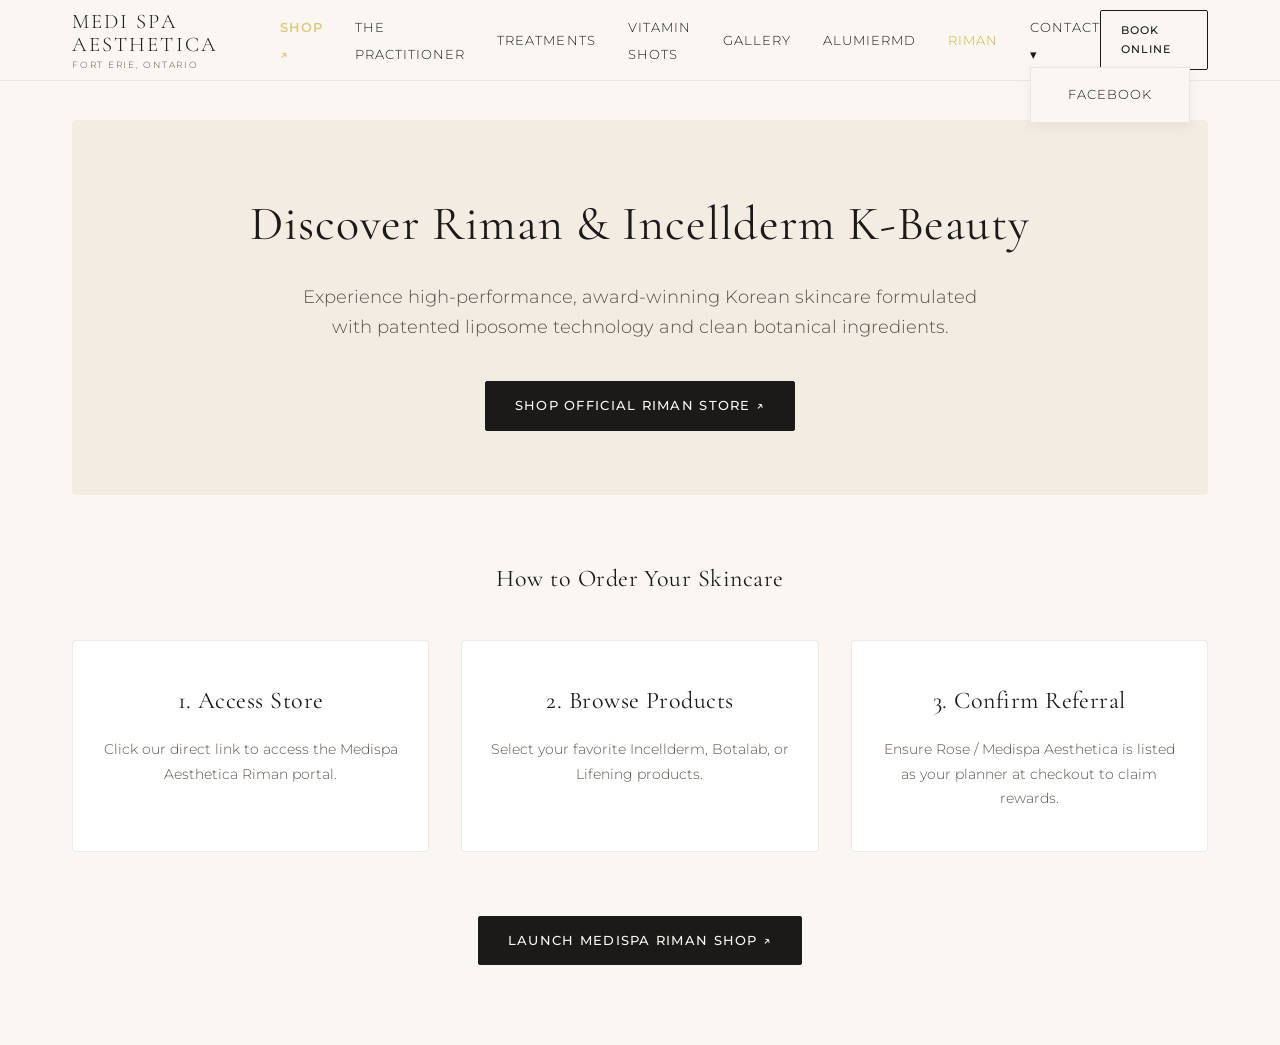
<file: riman.html>
<!DOCTYPE html>
<html lang="en">
<head>
    <meta charset="UTF-8">
    <meta name="viewport" content="width=device-width, initial-scale=1.0">
    <title>Riman & Incellderm Skincare | Medispa Aesthetica</title>
    
    <!-- Typography -->
    <link rel="preconnect" href="https://fonts.googleapis.com">
    <link rel="preconnect" href="https://fonts.gstatic.com" crossorigin>
    <link href="https://fonts.googleapis.com/css2?family=Cormorant+Garamond:ital,wght@0,300;0,400;0,500;1,400&family=Montserrat:wght@200;300;400;500;600&display=swap" rel="stylesheet">
    
    <style>
        :root {
            --ivory: #FAF7F2;
            --sand: #F3ECE2;
            --gold: #D4AF37;
            --gold-soft: #DFC980;
            --taupe: #5A524C;
            --charcoal: #1C1A19;
            --white: #FFFFFF;
            --serif: 'Cormorant Garamond', Georgia, serif;
            --sans: 'Montserrat', sans-serif;
        }

        * {
            box-sizing: border-box;
            margin: 0;
            padding: 0;
        }

        html {
            scroll-behavior: smooth;
        }

        body {
            background-color: var(--ivory);
            color: var(--charcoal);
            font-family: var(--sans);
            font-weight: 300;
            line-height: 1.7;
            font-size: 1rem;
        }

        h1, h2, h3, h4 {
            font-family: var(--serif);
            font-weight: 400;
            color: var(--charcoal);
            letter-spacing: 0.02em;
        }

        a {
            color: inherit;
            text-decoration: none;
            transition: all 0.3s ease;
        }

        /* Layout & Utilities */
        .container {
            width: 100%;
            max-width: 1200px;
            margin: 0 auto;
            padding: 0 2rem;
        }

        .btn {
            display: inline-block;
            padding: 0.8rem 1.8rem;
            font-family: var(--sans);
            font-size: 0.8rem;
            font-weight: 500;
            letter-spacing: 0.1em;
            text-transform: uppercase;
            border-radius: 2px;
            cursor: pointer;
            transition: all 0.3s ease;
        }

        .btn-primary {
            background-color: var(--charcoal);
            color: var(--ivory);
            border: 1px solid var(--charcoal);
        }

        .btn-primary:hover {
            background-color: var(--taupe);
            border-color: var(--taupe);
        }

        .btn-outline {
            background-color: transparent;
            color: var(--charcoal);
            border: 1px solid var(--charcoal);
        }

        .btn-outline:hover {
            background-color: var(--charcoal);
            color: var(--ivory);
        }

        /* Header Navigation */
        header {
            position: fixed;
            top: 0;
            left: 0;
            width: 100%;
            background-color: var(--ivory);
            z-index: 1000;
            border-bottom: 1px solid rgba(90, 82, 76, 0.1);
        }

        .nav-wrapper {
            height: 80px;
            display: flex;
            justify-content: space-between;
            align-items: center;
        }

        .logo-text {
            font-family: var(--serif);
            font-size: 1.3rem;
            letter-spacing: 0.1em;
            display: flex;
            flex-direction: column;
            line-height: 1.1;
        }

        .logo-text span {
            font-family: var(--sans);
            font-size: 0.55rem;
            letter-spacing: 0.2em;
            text-transform: uppercase;
            color: var(--taupe);
            margin-top: 3px;
        }

        #mainNav ul {
            display: flex;
            list-style: none;
            gap: 2rem;
            align-items: center;
        }

        #mainNav a {
            font-size: 0.8rem;
            letter-spacing: 0.08em;
            text-transform: uppercase;
            color: var(--charcoal);
        }

        #mainNav a:hover {
            color: var(--gold);
        }

        .nav-dropdown {
            position: relative;
        }

        .dropdown-menu {
            position: absolute;
            top: 100%;
            left: 0;
            background-color: var(--ivory);
            box-shadow: 0 4px 12px rgba(0,0,0,0.05);
            border: 1px solid rgba(90, 82, 76, 0.1);
            display: none;
            flex-direction: column;
            min-width: 160px;
            list-style: none;
            padding: 0.5rem 0;
        }

        .dropdown-menu li a {
            padding: 0.5rem 1rem;
            display: block;
            text-transform: none;
        }

        .nav-dropdown:hover .dropdown-menu {
            display: flex;
        }

        .hamburger {
            display: none;
            flex-direction: column;
            gap: 4px;
            background: none;
            border: none;
            cursor: pointer;
        }

        .hamburger span {
            width: 22px;
            height: 2px;
            background-color: var(--charcoal);
        }

        /* Riman Page Layout */
        .riman-page {
            padding-top: 120px;
            padding-bottom: 80px;
        }

        .riman-hero {
            text-align: center;
            padding: 4rem 2rem;
            background-color: var(--sand);
            border-radius: 4px;
            margin-bottom: 4rem;
        }

        .riman-hero h1 {
            font-size: 3rem;
            margin-bottom: 1rem;
        }

        .riman-hero p {
            font-size: 1.1rem;
            max-width: 680px;
            margin: 0 auto 2.5rem auto;
            color: var(--taupe);
        }

        .riman-steps {
            display: grid;
            grid-template-columns: repeat(3, 1fr);
            gap: 2rem;
            margin: 2.5rem 0 4rem 0;
        }

        .step-card {
            background: var(--white);
            padding: 2.5rem 1.5rem;
            border: 1px solid rgba(90, 82, 76, 0.12);
            border-radius: 4px;
            text-align: center;
        }

        .step-card h3 {
            font-size: 1.5rem;
            margin-bottom: 1rem;
        }

        .step-card p {
            font-size: 0.9rem;
            color: var(--taupe);
        }

        /* Mobile Styles */
        @media (max-width: 900px) {
            .hamburger {
                display: flex;
            }

            #mainNav {
                position: fixed;
                top: 70px;
                left: 0;
                width: 100%;
                height: 0;
                overflow: hidden;
                background-color: var(--ivory);
                transition: height 0.4s ease;
                border-bottom: 1px solid rgba(90, 82, 76, 0.1);
            }

            #mainNav.open {
                height: calc(100vh - 70px);
                overflow-y: auto;
            }

            #mainNav ul {
                flex-direction: column;
                padding: 2rem 0;
                gap: 0;
            }

            #mainNav ul li {
                width: 100%;
                text-align: center;
            }

            #mainNav ul a {
                display: block;
                padding: 1rem 0;
                border-bottom: 1px solid rgba(90, 82, 76, 0.08);
            }

            .dropdown-menu {
                position: static;
                box-shadow: none;
                border: none;
                background-color: rgba(243, 236, 226, 0.5);
                display: none;
            }

            .nav-wrapper {
                height: 70px;
            }

            .riman-page {
                padding-top: 100px;
            }

            .riman-hero h1 {
                font-size: 2.2rem;
            }

            .riman-steps {
                grid-template-columns: 1fr;
                gap: 1.5rem;
            }
        }
    </style>
</head>
<body>

    <!-- Header Navigation -->
    <header>
        <div class="container nav-wrapper">
            <a href="index.html" class="logo-text">
                MEDI SPA AESTHETICA
                <span>Fort Erie, Ontario</span>
            </a>

            <nav id="mainNav">
                <ul>
                    <li>
                        <a href="https://medispa-aesthetica-shop.myshopify.com/" target="_blank" class="nav-link shop-link" style="color: var(--gold-soft); font-weight: 600;">
                            Shop ↗
                        </a>
                    </li>
                    <li><a href="index.html#about" onclick="closeNav()">The Practitioner</a></li>
                    <li><a href="index.html#services" onclick="closeNav()">Treatments</a></li>
                    <li><a href="index.html#new-treatments" onclick="closeNav()">Vitamin Shots</a></li>
                    <li><a href="index.html#gallery" onclick="closeNav()">Gallery</a></li>
                    <li><a href="https://ca.alumiermd.com?code=9RHJ9P3W" target="_blank" class="nav-link">AlumierMD</a></li>
                    <li><a href="riman.html" class="nav-link" style="color: var(--gold);">Riman</a></li>
                    <li class="nav-dropdown">
                        <a href="index.html#contact" onclick="closeNav()">Contact &#9662;</a>
                        <ul class="dropdown-menu">
                            <li><a href="https://www.facebook.com/profile.php?id=61592237860463" target="_blank" onclick="closeNav()">Facebook</a></li>
                        </ul>
                    </li>
                </ul>
            </nav>

            <div style="display:flex; align-items:center; gap:0.75rem;">
                <a href="https://lush-studio-104295.square.site/" target="_blank" class="btn btn-outline" style="padding: 0.6rem 1.2rem; font-size: 0.7rem;">Book Online</a>
                <button class="hamburger" id="hamburgerBtn" onclick="toggleNav()" aria-label="Toggle menu">
                    <span></span><span></span><span></span>
                </button>
            </div>
        </div>
    </header>

    <!-- Main Content Area -->
    <main class="riman-page container">
        
        <!-- Hero Banner -->
        <div class="riman-hero">
            <h1>Discover Riman &amp; Incellderm K-Beauty</h1>
            <p>Experience high-performance, award-winning Korean skincare formulated with patented liposome technology and clean botanical ingredients.</p>
            <a href="https://medispa.riman.com" target="_blank" rel="noopener" class="btn btn-primary">Shop Official Riman Store ↗</a>
        </div>

        <!-- Ordering Process -->
        <h2 style="text-align:center; margin-bottom: 1rem;">How to Order Your Skincare</h2>
        <div class="riman-steps">
            <div class="step-card">
                <h3>1. Access Store</h3>
                <p>Click our direct link to access the Medispa Aesthetica Riman portal.</p>
            </div>
            <div class="step-card">
                <h3>2. Browse Products</h3>
                <p>Select your favorite Incellderm, Botalab, or Lifening products.</p>
            </div>
            <div class="step-card">
                <h3>3. Confirm Referral</h3>
                <p>Ensure Rose / Medispa Aesthetica is listed as your planner at checkout to claim rewards.</p>
            </div>
        </div>

        <!-- Bottom CTA -->
        <div style="text-align:center;">
            <a href="https://medispa.riman.com" target="_blank" rel="noopener" class="btn btn-primary">Launch Medispa Riman Shop ↗</a>
        </div>

    </main>

    <!-- Navigation Script -->
    <script>
        function toggleNav() {
            const nav = document.getElementById('mainNav');
            nav.classList.toggle('open');
        }

        function closeNav() {
            const nav = document.getElementById('mainNav');
            nav.classList.remove('open');
        }
    </script>
</body>
</html>
</file>
